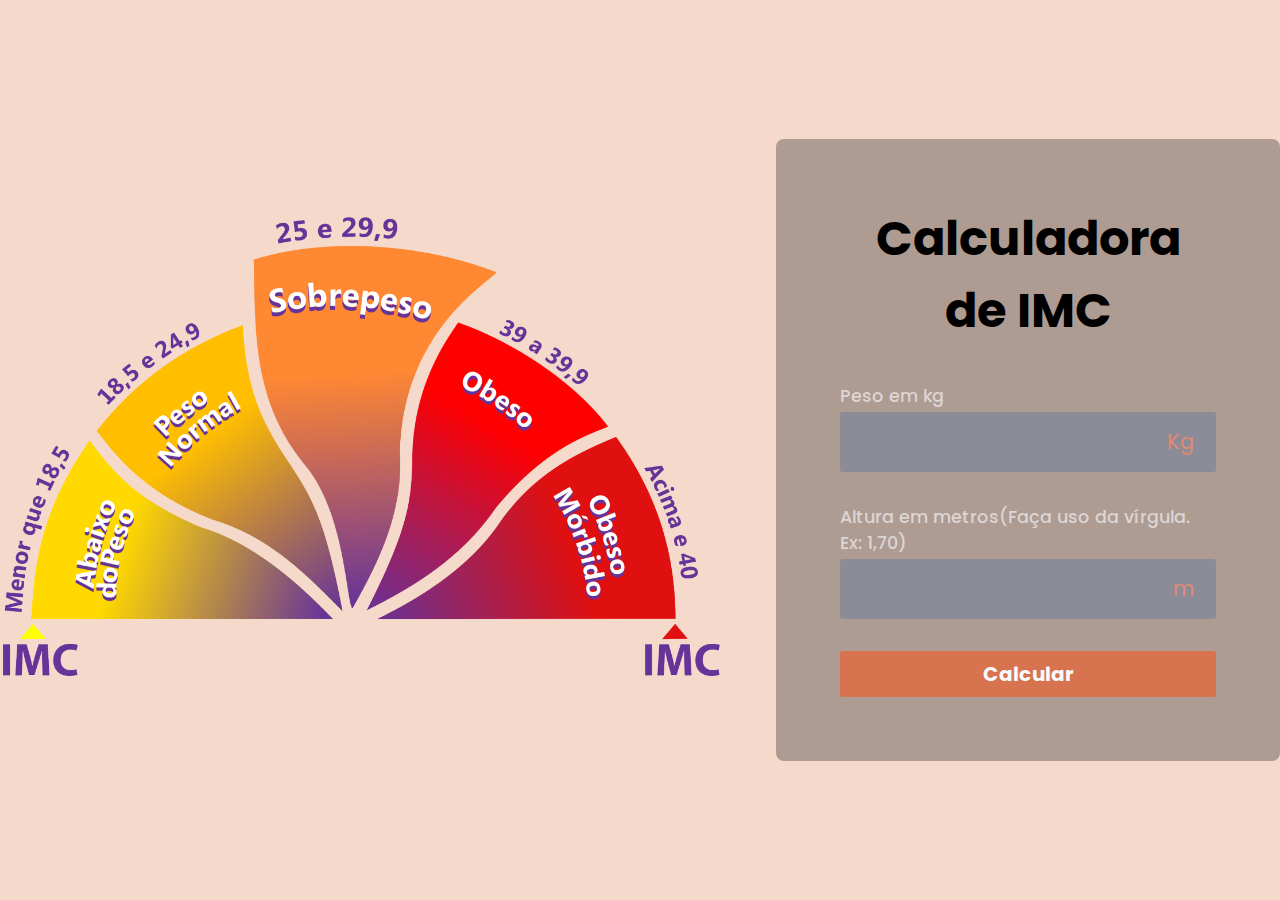
<file: Calculadora IMC/index.html>
<!DOCTYPE html>
<html lang="pt-br">
<head>
    <meta charset="UTF-8">
    <meta http-equiv="X-UA-Compatible" content="IE=edge">
    <meta name="viewport" content="width=device-width, initial-scale=1.0">
    <link rel="stylesheet" href="assets/css/style.css">
    <link rel="stylesheet" href="https://cdnjs.cloudflare.com/ajax/libs/font-awesome/6.2.1/css/all.min.css" integrity="sha512-MV7K8+y+gLIBoVD59lQIYicR65iaqukzvf/nwasF0nqhPay5w/9lJmVM2hMDcnK1OnMGCdVK+iQrJ7lzPJQd1w==" crossorigin="anonymous" referrerpolicy="no-referrer" />
    <title>Calculadora de IMC</title>
</head>
<body>
    <main id="container">
        <section id="img">
            <img src="assets/imgs/a.png">
        </section>

        <section id="calculator">
            <form id="form">
                <h1 id="title">
                    Calculadora de IMC
                </h1>

                <div class="input-box">
                    <label for="weight">
                        Peso em kg
                    </label>
                    <div class="input-field">
                        <i class="fa-solid fa-weight-hanging"></i>
                        <input type="number" id="weight" name="weight" required>
                        <span>
                            Kg
                        </span>
                    </div>
                </div>

                <div class="input-box">
                    <label for="height">
                        Altura em metros(Faça uso da vírgula. Ex: 1,70)
                    </label>
                    <div class="input-field">
                        <i class="fa-solid fa-ruler"></i>
                        <input type="number" step="0.01" id="height" name="height" required>
                        <span>
                            m
                        </span>
                    </div>
                </div>
                
                <button id="calculate">
                    Calcular
                </button>
            </form>    
            
            <div id="infos" class="hidden">
                <div id="result">
                    <div id="bmi">
                        <span id="value"></span>
                        <span>Seu IMC</span>
                    </div>
                    <div id="description">
                        <span></span>
                    </div>  
                </div>

                <div id="more_info">
                    <a href="maisinfo.html">
                        Mais informações sobre o IMC
                        
                    </a>
                </div>
            </div>   
        </section>
    </main>
    <script src="assets/js/script.js"></script>
</body>
</html>
</file>
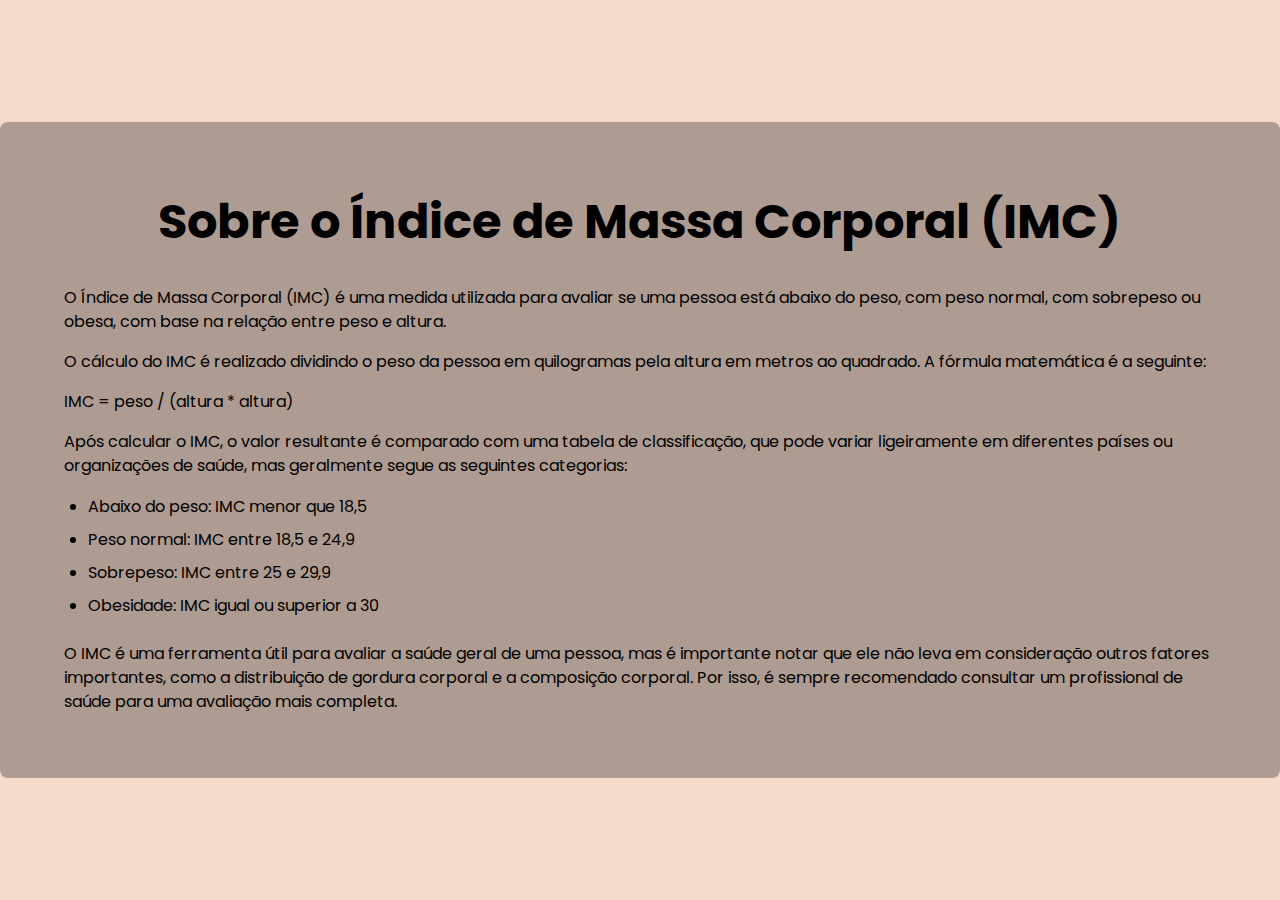
<file: Calculadora IMC/maisinfo.html>
</html>
<!DOCTYPE html>
<html lang="en">
<head>
  <meta charset="UTF-8">
  <meta name="viewport" content="width=device-width, initial-scale=1.0">
  <title>sobre imc</title>
  <style>
    @import url('https://fonts.googleapis.com/css2?family=Poppins:wght@100;200;300;400;500;600&display=swap');

    * {
        font-family: 'Poppins', sans-serif;
        margin: 0;
        padding: 0;
        box-sizing: border-box;
    }

    body {
        display: flex;
        align-items: center;
        justify-content: center;
        height: 100vh;
        background-color: #f5dacc;
    }

    #container {
        display: flex;
        align-items: center;
        justify-content: center;
        width: 100%;
    }   
    #calculator {
        display: flex;
        flex-direction: column;
        gap: 1rem;
        padding: 4rem;
        color: #000000;
        background-color: #201d1d55;
        border-radius: 8px;
    }

    #title {
        font-size: 3rem;
        margin-bottom: 1%;
        text-align: center;
    }

    p {
        line-height: 1.5;
    }

    ul {
        list-style-type: disc;
        padding-left: 1.5rem;
    }

    li {
        margin-bottom: 0.5rem;
    }

    a {
        color: #0004ff;
        text-decoration: none;
    }

    a:hover {
        color: #000;
    }
  </style>
</head>
<body>
  <div id="container">
    <div id="calculator">
      <h1 id="title">Sobre o Índice de Massa Corporal (IMC)</h1>
      <p>O Índice de Massa Corporal (IMC) é uma medida utilizada para avaliar se uma pessoa está abaixo do peso, com peso normal, com sobrepeso ou obesa, com base na relação entre peso e altura.</p>
      <p>O cálculo do IMC é realizado dividindo o peso da pessoa em quilogramas pela altura em metros ao quadrado. A fórmula matemática é a seguinte:</p>
      <p>IMC = peso / (altura * altura)</p>
      <p>Após calcular o IMC, o valor resultante é comparado com uma tabela de classificação, que pode variar ligeiramente em diferentes países ou organizações de saúde, mas geralmente segue as seguintes categorias:</p>
      <ul>
        <li>Abaixo do peso: IMC menor que 18,5</li>
        <li>Peso normal: IMC entre 18,5 e 24,9</li>
        <li>Sobrepeso: IMC entre 25 e 29,9</li>
        <li>Obesidade: IMC igual ou superior a 30</li>
      </ul>
      <p>O IMC é uma ferramenta útil para avaliar a saúde geral de uma pessoa, mas é importante notar que ele não leva em consideração outros fatores importantes, como a distribuição de gordura corporal e a composição corporal. Por isso, é sempre  recomendado consultar um profissional de saúde para uma avaliação mais completa.</p>
    </div>
  </div>
</body>
</file>
<file: Calculadora IMC/assets/css/style.css>
@import url('https://fonts.googleapis.com/css2?family=Poppins:wght@100;200;300;400;500;600&display=swap');

* {
    font-family: 'Poppins', sans-serif;
    margin: 0;
    padding: 0;
    box-sizing: border-box;
}

body {
    display: flex;
    align-items: center;
    justify-content: center;
    width: 100%;
    height: 100vh;
    background-color: #f5dacc;
}

#container {
    display: flex;
    align-items: center;
    gap: 3.5rem;
}

#img img {
    width: 45rem;
}

#calculator {
    display: flex;
    flex-direction: column;
    gap: 2rem;
    padding: 2rem;
    color: #f8fafc;
    background-color: #201d1d9d;
    border-radius: 8px;
}

#form {
    display: flex;
    flex-direction: column;
    gap: 2rem;
}

#title {
    font-size: 2.25rem;
    position: relative;
}


.input-box label {
    font-weight: 500;
    font-size: 1.1rem;
    color: #dbd6d6;
}

.input-field {
    display: flex;
    align-items: center;
    justify-content: space-between;
    background-color: #8c8c98;
    padding: 0.3rem;
    border-radius: 3px;
    margin-top: 3px;
}

.input-field span,  
.input-field i  {
    color: #e28973;
    font-size: 1.3rem;
    padding: 0.6rem 1rem;
}

.input-field input {
    background-color: transparent;
    border: none;
    width: 100%;
    font-size: 1.3rem;
    color: #f8fafc;
    padding: 0 0.5rem;
}

.input-field input::-webkit-outer-spin-button,
.input-field input::-webkit-inner-spin-button {
  appearance: none;
}

.input-field input:focus {
    outline: none;
}

#calculate {
    border: none;
    font-size: 1.25rem;
    font-weight: bold;
    color: #f8fafc;
    background-color: #d7734e;
    padding: 0.5rem 0;
    border-radius: 3px;
    cursor: pointer;
    width: 100%;
}

#result {
    display: flex;
    gap: 2rem;
    align-items: center;
    border-top: 1px solid #d927a934;
    padding: 0.75rem 0;
}

#bmi {
    display: flex;
    align-items: center;
    flex-direction: column;
    font-size: 2.25rem;
}

#bmi span:last-child {
    font-size: 0.875rem;
    color:#cbd5e1;
}

.normal {
    color: #16a34a;
}

.attention {
    color: #dc2626;
}

#description{
   width: 15.5rem;
}

#more_info {
    text-align: center;
    border-top: 1px solid #ffffff34;
    padding-top: 1.5rem;
}

#more_info a {
    display: flex;
    justify-content: center;
    align-items: center;
    gap: 0.6rem;
    color: #0004ff;
    font-size: 0.875rem;
    text-decoration: none;
    transition: color 0.5s;
}

#more_info a:hover {
    color: #ffffff;
}

.hidden {
    display: none;
}

@media screen and (max-width: 1024px) {
    #img {
        display: none;
    }
}

@media screen and (max-width: 500px) {
    #img {
        display: none;
    }

    #container {
        width: 100%;
        height: 100%;
    }

    #calculator {
        width: 100%;
        height: 100%;
        border-radius: 0;
        justify-content: center;
    }
}

@import url('https://fonts.googleapis.com/css2?family=Poppins:wght@100;200;300;400;500;600&display=swap');

* {
    font-family: 'Poppins', sans-serif;
    margin: 0;
    padding: 0;
    box-sizing: border-box;
}

body {
    display: flex;
    align-items: center;
    justify-content: center;
    height: 100vh;
    background-color: #f5dacc;
}

#container {
    display: flex;
    align-items: center;
    justify-content: center;
    width: 100%;
}   
#calculator {
    display: flex;
    flex-direction: column;
    gap: 1rem;
    padding: 4rem;
    color: #000000;
    background-color: #201d1d55;
    border-radius: 8px;
}

#title {
    font-size: 3rem;
    margin-bottom: 1%;
    text-align: center;
}

p {
    line-height: 1.5;
}

ul {
    list-style-type: disc;
    padding-left: 1.5rem;
}

li {
    margin-bottom: 0.5rem;
}

a {
    color: #0004ff;
    text-decoration: none;
}

a:hover {
    color: #000;
}
</file>
